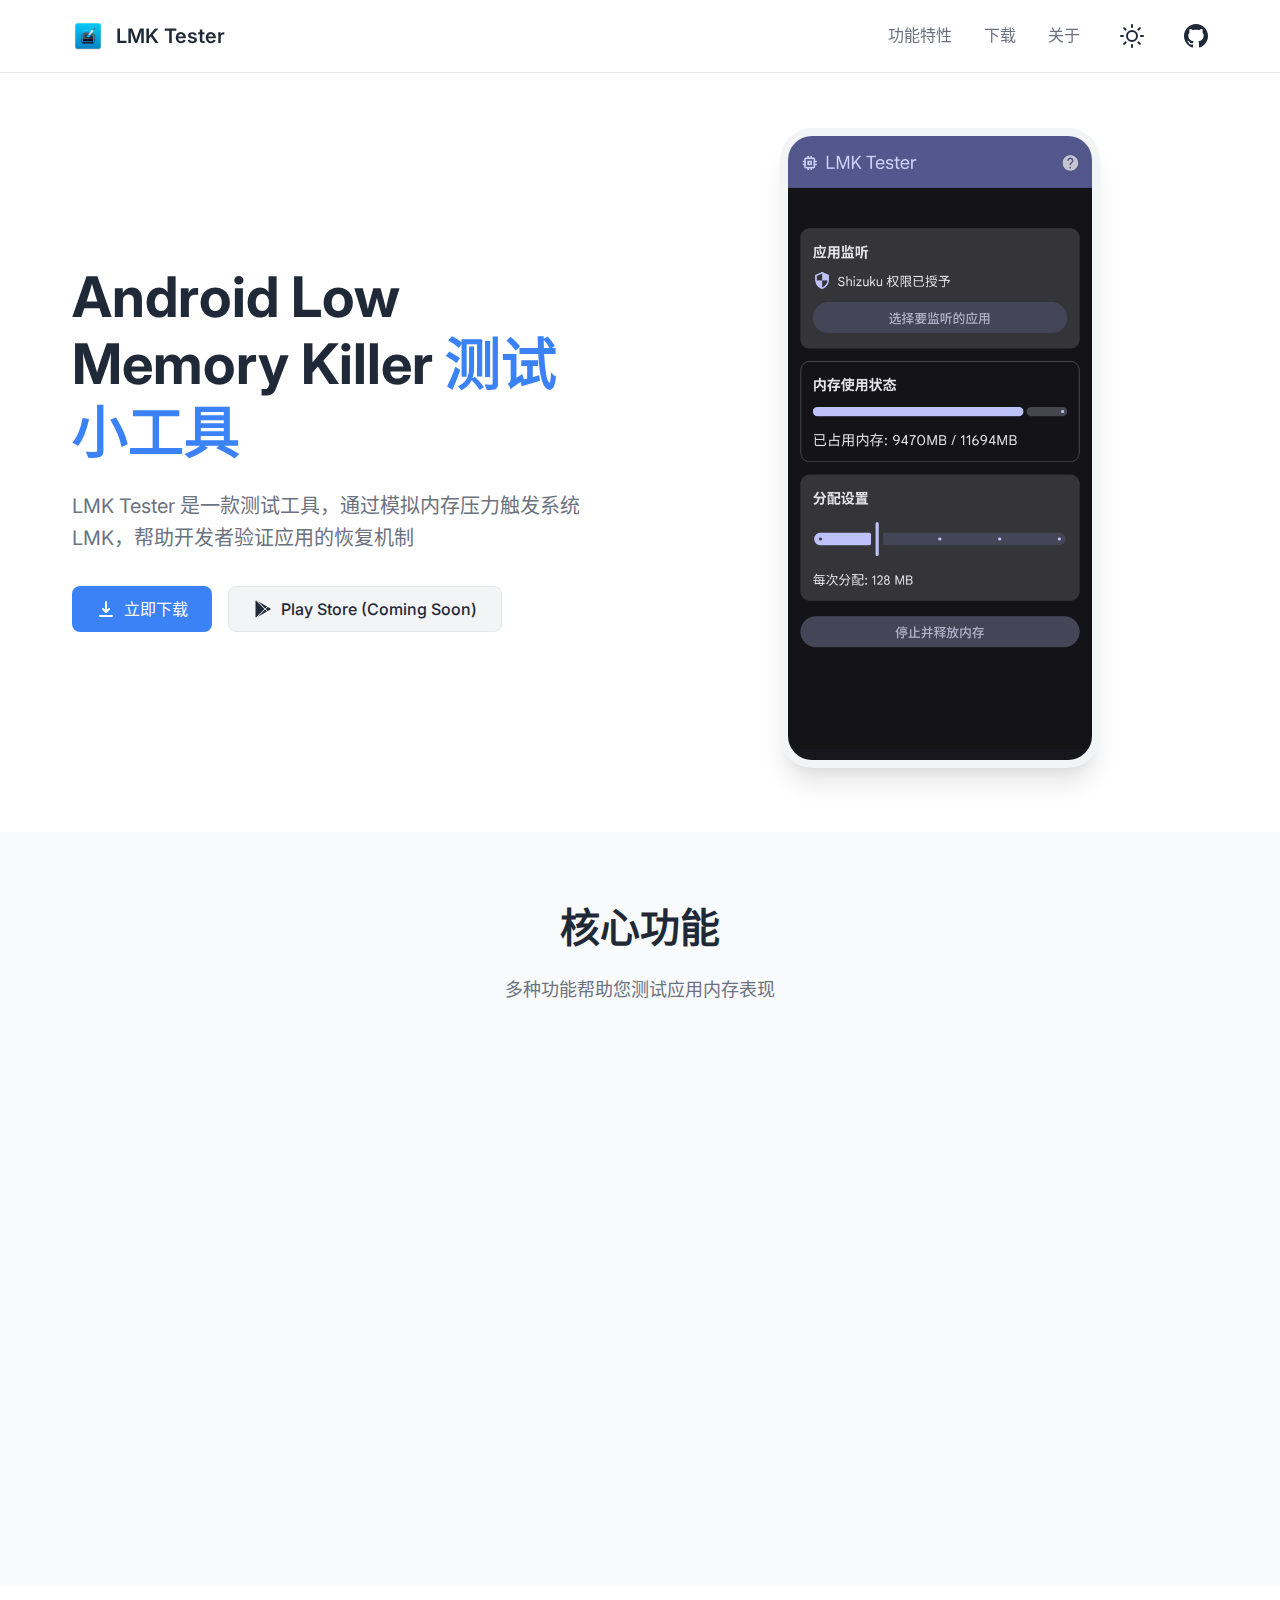
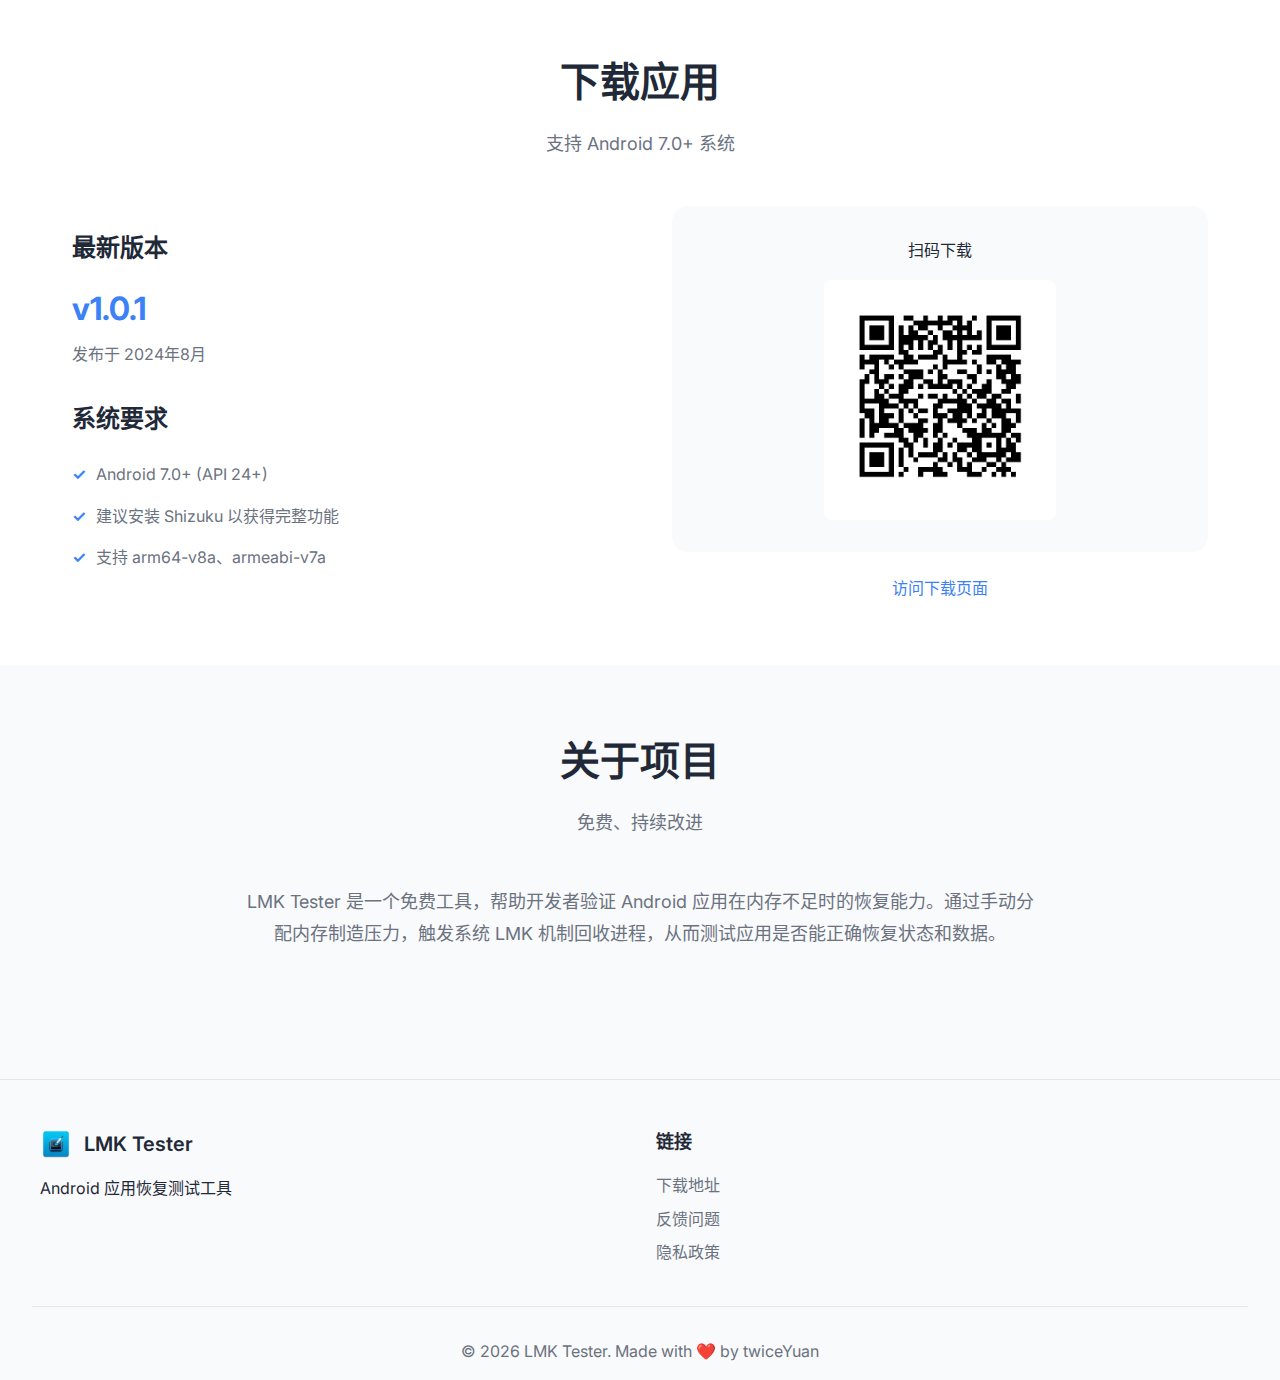
<file: docs/index.html>
<!DOCTYPE html>
<html lang="zh-CN">
<head>
    <meta charset="UTF-8">
    <meta name="viewport" content="width=device-width, initial-scale=1.0">
    <title id="page-title">LMK Tester - Android 应用恢复测试工具</title>
    <meta name="description" id="page-description" content="通过模拟内存压力触发 LMK，验证 Android 应用在被系统回收后的恢复能力">
    <link rel="icon" type="image/webp" href="ic_launcher.webp">
    <link rel="icon" type="image/png" href="ic_launcher.webp">
    <link rel="apple-touch-icon" href="ic_launcher.webp">
    <link rel="stylesheet" href="styles.css">
    <link rel="preconnect" href="https://fonts.googleapis.com">
    <link rel="preconnect" href="https://fonts.gstatic.com" crossorigin>
    <link href="https://fonts.googleapis.com/css2?family=Inter:wght@300;400;500;600;700&display=swap" rel="stylesheet">
    <script src="content-config.js"></script>
</head>
<body>
    <!-- Navigation -->
    <nav class="nav">
        <div class="nav-container">
            <div class="nav-logo">
                <img src="ic_launcher.webp" alt="LMK Tester" class="app-icon">
                <span id="nav-logo">LMK Tester</span>
            </div>
            <button class="mobile-menu-btn" id="mobile-menu-btn" aria-label="菜单">
                <span></span>
                <span></span>
                <span></span>
            </button>
            <div class="nav-links" id="nav-links">
                <a href="#features" id="nav-features">功能特性</a>
                <a href="#download" id="nav-download">下载</a>
                <a href="#about" id="nav-about">关于</a>
                <button id="theme-toggle" class="theme-toggle" aria-label="切换主题">
                    <svg class="sun-icon" width="24" height="24" viewBox="0 0 24 24" fill="none">
                        <circle cx="12" cy="12" r="5" stroke="currentColor" stroke-width="2"/>
                        <line x1="12" y1="1" x2="12" y2="3" stroke="currentColor" stroke-width="2" stroke-linecap="round"/>
                        <line x1="12" y1="21" x2="12" y2="23" stroke="currentColor" stroke-width="2" stroke-linecap="round"/>
                        <line x1="4.22" y1="4.22" x2="5.64" y2="5.64" stroke="currentColor" stroke-width="2" stroke-linecap="round"/>
                        <line x1="18.36" y1="18.36" x2="19.78" y2="19.78" stroke="currentColor" stroke-width="2" stroke-linecap="round"/>
                        <line x1="1" y1="12" x2="3" y2="12" stroke="currentColor" stroke-width="2" stroke-linecap="round"/>
                        <line x1="21" y1="12" x2="23" y2="12" stroke="currentColor" stroke-width="2" stroke-linecap="round"/>
                        <line x1="4.22" y1="19.78" x2="5.64" y2="18.36" stroke="currentColor" stroke-width="2" stroke-linecap="round"/>
                        <line x1="18.36" y1="5.64" x2="19.78" y2="4.22" stroke="currentColor" stroke-width="2" stroke-linecap="round"/>
                    </svg>
                    <svg class="moon-icon" width="24" height="24" viewBox="0 0 24 24" fill="none" style="display: none;">
                        <path d="M21 12.79A9 9 0 1 1 11.21 3 7 7 0 0 0 21 12.79z" stroke="currentColor" stroke-width="2" stroke-linecap="round" stroke-linejoin="round"/>
                    </svg>
                </button>
                <a href="https://github.com/twiceyuan/lmk-tester-docs" target="_blank" class="github-link">
                    <svg width="24" height="24" viewBox="0 0 24 24" fill="currentColor">
                        <path d="M12 0c-6.626 0-12 5.373-12 12 0 5.302 3.438 9.8 8.207 11.387.599.111.793-.261.793-.577v-2.234c-3.338.726-4.033-1.416-4.033-1.416-.546-1.387-1.333-1.756-1.333-1.756-1.089-.745.083-.729.083-.729 1.205.084 1.839 1.237 1.839 1.237 1.07 1.834 2.807 1.304 3.492.997.107-.775.418-1.305.762-1.604-2.665-.305-5.467-1.334-5.467-5.931 0-1.311.469-2.381 1.236-3.221-.124-.303-.535-1.524.117-3.176 0 0 1.008-.322 3.301 1.23.957-.266 1.983-.399 3.003-.404 1.02.005 2.047.138 3.006.404 2.291-1.552 3.297-1.23 3.297-1.23.653 1.653.242 2.874.118 3.176.77.84 1.235 1.911 1.235 3.221 0 4.609-2.807 5.624-5.479 5.921.43.372.823 1.102.823 2.222v3.293c0 .319.192.694.801.576 4.765-1.589 8.199-6.086 8.199-11.386 0-6.627-5.373-12-12-12z"/>
                    </svg>
                </a>
            </div>
        </div>
    </nav>

    <!-- Hero Section -->
    <section class="hero">
        <div class="hero-content">
            <h1 class="hero-title">
                <span id="hero-title-line1">验证 Android 应用的</span>
                <span class="highlight" id="hero-title-highlight">内存恢复</span>
            </h1>
            <p class="hero-subtitle" id="hero-subtitle">
                LMK Tester 是一款测试工具，通过模拟内存压力触发系统 LMK，帮助开发者验证应用的恢复机制
            </p>
            <div class="hero-buttons">
                <a href="#download" class="btn btn-primary">
                    <svg width="20" height="20" viewBox="0 0 20 20" fill="currentColor">
                        <path fill-rule="evenodd" d="M3 17a1 1 0 011-1h12a1 1 0 110 2H4a1 1 0 01-1-1zm3.293-7.707a1 1 0 011.414 0L9 10.586V3a1 1 0 112 0v7.586l1.293-1.293a1 1 0 111.414 1.414l-3 3a1 1 0 01-1.414 0l-3-3a1 1 0 010-1.414z" clip-rule="evenodd"/>
                    </svg>
                    <span id="hero-btn-download">立即下载</span>
                </a>
                <a href="#" class="btn btn-secondary" id="hero-btn-source-link" onclick="return false;">
                    <svg width="20" height="20" viewBox="0 0 24 24" fill="currentColor">
                        <path d="M3.609 1.814L13.792 12 3.61 22.186a.996.996 0 0 1-.61-.92V2.734a1 1 0 0 1 .609-.92zm10.89 10.893l2.302 2.302-10.937 6.333 8.635-8.635zm3.199-3.198l2.807 1.626a1 1 0 0 1 0 1.73l-2.808 1.626L15.206 12l2.492-2.491zM5.864 2.658L16.8 8.99l-2.3 2.302-8.637-8.635z"/>
                    </svg>
                    <span id="hero-btn-source">Play Store (Coming Soon)</span>
                </a>
            </div>
        </div>
        <div class="hero-image">
            <div class="phone-mockup">
                <div class="phone-screen">
                    <img src="screenshots/screenshot_1.png" id="app-screenshot" alt="LMK Tester 应用截图" class="app-screenshot">
                </div>
            </div>
        </div>
    </section>

    <!-- Features Section -->
    <section id="features" class="features">
        <div class="section-header">
            <h2 id="features-title">核心功能</h2>
            <p id="features-subtitle">多种功能帮助您测试应用内存表现</p>
        </div>
        <div class="features-grid">
            <div class="feature-card">
                <div class="feature-icon">
                    <svg width="48" height="48" viewBox="0 0 48 48" fill="none">
                        <rect x="8" y="8" width="32" height="32" rx="8" stroke="#3B82F6" stroke-width="2"/>
                        <path d="M16 20L24 28L32 20" stroke="#3B82F6" stroke-width="2" stroke-linecap="round" stroke-linejoin="round"/>
                    </svg>
                </div>
                <h3 class="feature-title">灵活的内存分配</h3>
                <p class="feature-desc">支持 1MB 到 512MB 的内存块分配，精确控制内存压力测试</p>
            </div>
            <div class="feature-card">
                <div class="feature-icon">
                    <svg width="48" height="48" viewBox="0 0 48 48" fill="none">
                        <circle cx="24" cy="24" r="12" stroke="#3B82F6" stroke-width="2"/>
                        <path d="M24 16V24L28 28" stroke="#3B82F6" stroke-width="2" stroke-linecap="round" stroke-linejoin="round"/>
                    </svg>
                </div>
                <h3 class="feature-title">实时监控</h3>
                <p class="feature-desc">实时显示内存使用状况，随时掌握系统内存状态</p>
            </div>
            <div class="feature-card">
                <div class="feature-icon">
                    <svg width="48" height="48" viewBox="0 0 48 48" fill="none">
                        <path d="M24 8L32 16L24 24L16 16L24 8Z" fill="#3B82F6"/>
                        <path d="M24 24L32 32L24 40L16 32L24 24Z" fill="#3B82F6"/>
                    </svg>
                </div>
                <h3 class="feature-title">应用监听</h3>
                <p class="feature-desc">集成 Shizuku 框架，支持监听和启动其他应用，测试多应用场景</p>
            </div>
            <div class="feature-card">
                <div class="feature-icon">
                    <svg width="48" height="48" viewBox="0 0 48 48" fill="none">
                        <rect x="12" y="12" width="24" height="24" rx="4" stroke="#3B82F6" stroke-width="2"/>
                        <circle cx="24" cy="24" r="6" stroke="#3B82F6" stroke-width="2"/>
                    </svg>
                </div>
                <h3 class="feature-title">溢出保护</h3>
                <p class="feature-desc">检测内存溢出风险，提供提醒和恢复机制</p>
            </div>
        </div>
    </section>

    <!-- Download Section -->
    <section id="download" class="download">
        <div class="section-header">
            <h2 id="download-title">下载应用</h2>
            <p id="download-subtitle">支持 Android 7.0+ 系统</p>
        </div>
        <div class="download-content">
            <div class="download-info">
                <div class="version-info">
                    <h3 id="version-title">最新版本</h3>
                    <div class="version" id="version-number">v1.0.1</div>
                    <p class="release-date" id="version-date">发布于 2024年8月</p>
                </div>
                <div class="requirements">
                    <h3 id="requirements-title">系统要求</h3>
                    <ul id="requirements-list">
                        <li>Android 7.0+ (API 24+)</li>
                        <li>建议安装 Shizuku 以获得完整功能</li>
                        <li>支持 arm64-v8a、armeabi-v7a</li>
                    </ul>
                </div>
            </div>
            <div class="download-qr">
                <div class="qr-placeholder">
                    <p id="qr-scan-text">扫码下载</p>
                    <div class="qr-code">
                        <img src="qrcode.png" alt="下载二维码" width="200" height="200">
                    </div>
                </div>
                <a href="https://github.com/twiceyuan/lmk-tester-docs/releases/latest" class="download-link" id="download-link-text">
                    访问下载页面
                </a>
            </div>
        </div>
    </section>

    <!-- About Section -->
    <section id="about" class="about">
        <div class="section-header">
            <h2 id="about-title">关于项目</h2>
            <p id="about-subtitle">免费、持续改进</p>
        </div>
        <div class="about-content">
            <div class="about-text">
                <p id="about-desc-1">LMK Tester 是一个免费工具，帮助开发者验证 Android 应用在内存不足时的恢复能力。通过手动分配内存制造压力，触发系统 LMK 机制回收进程，从而测试应用是否能正确恢复状态和数据。</p>
                <br>
              </div>
        </div>
    </section>

    <!-- Footer -->
    <footer class="footer">
        <div class="footer-content">
            <div class="footer-section">
                <div class="footer-logo">
                    <img src="ic_launcher.webp" alt="LMK Tester" class="app-icon">
                    <span id="footer-logo-name">LMK Tester</span>
                </div>
                <p id="footer-logo-desc">Android 应用恢复测试工具</p>
            </div>
            <div class="footer-section">
                <h4 id="footer-links-title">链接</h4>
                <ul id="footer-links-list">
                        <li><a href="https://github.com/twiceyuan/lmk-tester-docs/releases/latest" target="_blank">下载地址</a></li>
                    <li><a href="https://github.com/twiceyuan/lmk-tester-docs/issues" target="_blank">反馈问题</a></li>
                    <li><a href="privacy-policy.html" target="_blank">隐私政策</a></li>
                </ul>
            </div>
          </div>
        <div class="footer-bottom">
            <p id="footer-copyright">&copy; 2024 LMK Tester. Made with ❤️ by <a href="https://yuanis.me" target="_blank" style="color: inherit; text-decoration: none;">twiceYuan</a></p>
        </div>
    </footer>

    <script src="script.js"></script>
</body>
</html>
</file>
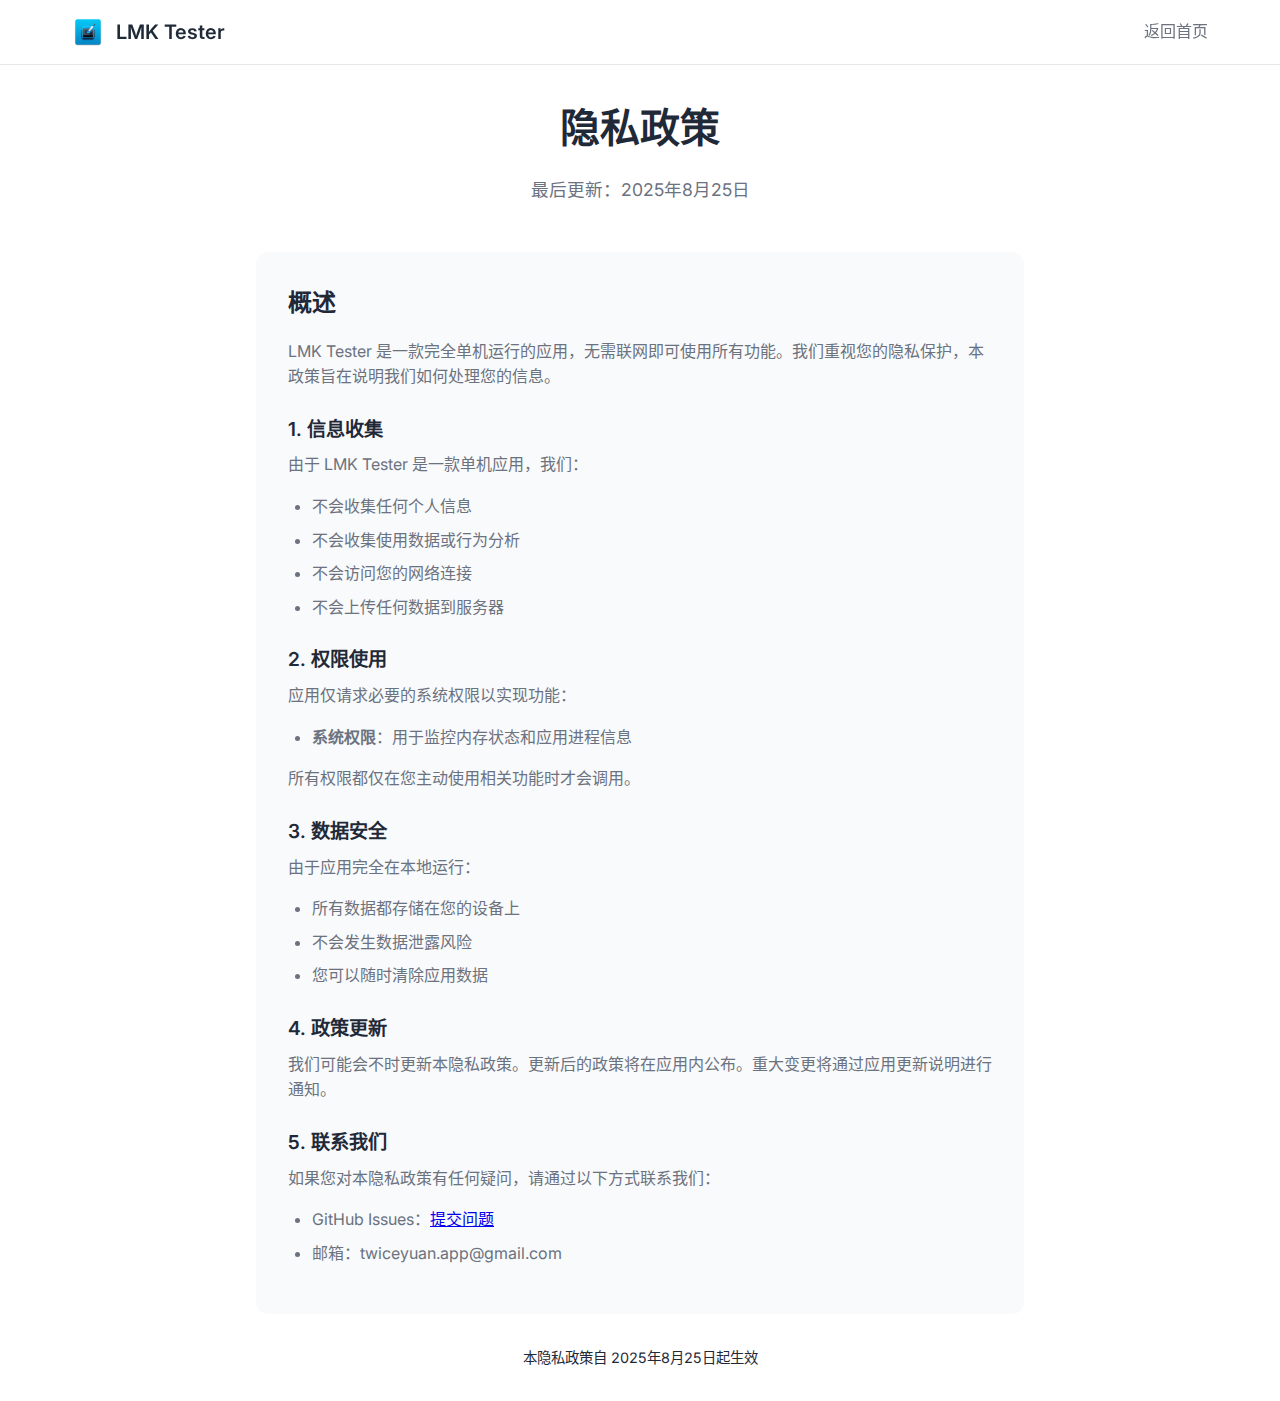
<file: docs/privacy-policy.html>
<!DOCTYPE html>
<html lang="zh-CN">
<head>
    <meta charset="UTF-8">
    <meta name="viewport" content="width=device-width, initial-scale=1.0">
    <title>隐私政策 - LMK Tester</title>
    <link rel="icon" type="image/webp" href="ic_launcher.webp">
    <link rel="stylesheet" href="styles.css">
    <link rel="preconnect" href="https://fonts.googleapis.com">
    <link rel="preconnect" href="https://fonts.gstatic.com" crossorigin>
    <link href="https://fonts.googleapis.com/css2?family=Inter:wght@300;400;500;600;700&display=swap" rel="stylesheet">
    <style>
        .privacy-container {
            max-width: 800px;
            margin: 0 auto;
            padding: 6rem 1rem 2rem;
        }
        .privacy-header {
            text-align: center;
            margin-bottom: 3rem;
        }
        .privacy-header h1 {
            font-size: 2.5rem;
            font-weight: 700;
            margin-bottom: 1rem;
            color: var(--text-primary);
        }
        .privacy-header p {
            font-size: 1.1rem;
            color: var(--text-secondary);
        }
        .privacy-content {
            background: var(--bg-secondary);
            border-radius: 12px;
            padding: 2rem;
            margin-bottom: 2rem;
        }
        .privacy-content h2 {
            font-size: 1.5rem;
            font-weight: 600;
            margin-bottom: 1rem;
            color: var(--text-primary);
        }
        .privacy-content h3 {
            font-size: 1.2rem;
            font-weight: 600;
            margin-top: 1.5rem;
            margin-bottom: 0.5rem;
            color: var(--text-primary);
        }
        .privacy-content p {
            line-height: 1.6;
            margin-bottom: 1rem;
            color: var(--text-secondary);
        }
        .privacy-content ul {
            margin-left: 1.5rem;
            margin-bottom: 1rem;
        }
        .privacy-content li {
            margin-bottom: 0.5rem;
            color: var(--text-secondary);
        }
        .last-updated {
            text-align: center;
            color: var(--text-tertiary);
            font-size: 0.9rem;
            margin-top: 2rem;
        }
        @media (max-width: 768px) {
            .privacy-container {
                padding: 1rem;
            }
            .privacy-header h1 {
                font-size: 2rem;
            }
            .privacy-content {
                padding: 1.5rem;
            }
        }
    </style>
</head>
<body>
    <!-- Navigation -->
    <nav class="nav">
        <div class="nav-container">
            <div class="nav-logo">
                <img src="ic_launcher.webp" alt="LMK Tester" class="app-icon">
                <span>LMK Tester</span>
            </div>
            <div class="nav-links">
                <a href="index.html">返回首页</a>
            </div>
        </div>
    </nav>

    <!-- Privacy Policy Content -->
    <div class="privacy-container">
        <div class="privacy-header">
            <h1>隐私政策</h1>
            <p>最后更新：2025年8月25日</p>
        </div>

        <div class="privacy-content">
            <h2>概述</h2>
            <p>LMK Tester 是一款完全单机运行的应用，无需联网即可使用所有功能。我们重视您的隐私保护，本政策旨在说明我们如何处理您的信息。</p>

            <h3>1. 信息收集</h3>
            <p>由于 LMK Tester 是一款单机应用，我们：</p>
            <ul>
                <li>不会收集任何个人信息</li>
                <li>不会收集使用数据或行为分析</li>
                <li>不会访问您的网络连接</li>
                <li>不会上传任何数据到服务器</li>
            </ul>

            <h3>2. 权限使用</h3>
            <p>应用仅请求必要的系统权限以实现功能：</p>
            <ul>
                <li><strong>系统权限</strong>：用于监控内存状态和应用进程信息</li>
            </ul>
            <p>所有权限都仅在您主动使用相关功能时才会调用。</p>

            <h3>3. 数据安全</h3>
            <p>由于应用完全在本地运行：</p>
            <ul>
                <li>所有数据都存储在您的设备上</li>
                <li>不会发生数据泄露风险</li>
                <li>您可以随时清除应用数据</li>
            </ul>

            <h3>4. 政策更新</h3>
            <p>我们可能会不时更新本隐私政策。更新后的政策将在应用内公布。重大变更将通过应用更新说明进行通知。</p>

            <h3>5. 联系我们</h3>
            <p>如果您对本隐私政策有任何疑问，请通过以下方式联系我们：</p>
            <ul>
                <li>GitHub Issues：<a href="https://github.com/twiceyuan/lmk-tester-docs/issues" target="_blank">提交问题</a></li>
                <li>邮箱：twiceyuan.app@gmail.com</li>
            </ul>
        </div>

        <div class="last-updated">
            <p>本隐私政策自 2025年8月25日起生效</p>
        </div>
    </div>

    <script>
        // 简单的主题切换支持
        if (localStorage.getItem('theme') === 'dark' || 
            (!localStorage.getItem('theme') && window.matchMedia('(prefers-color-scheme: dark)').matches)) {
            document.documentElement.setAttribute('data-theme', 'dark');
        }
    </script>
</body>
</html>
</file>
<file: docs/styles.css>
/* Reset and base styles */
* {
    margin: 0;
    padding: 0;
    box-sizing: border-box;
}

:root {
    --primary-color: #3B82F6;
    --primary-color-rgb: 59, 130, 246;
    --primary-dark: #2563EB;
    --text-primary: #1F2937;
    --text-secondary: #6B7280;
    --bg-primary: #FFFFFF;
    --bg-primary-rgb: 255, 255, 255;
    --bg-secondary: #F9FAFB;
    --bg-tertiary: #F3F4F6;
    --border-color: #E5E7EB;
    --shadow-sm: 0 1px 2px 0 rgba(0, 0, 0, 0.05);
    --shadow-md: 0 4px 6px -1px rgba(0, 0, 0, 0.1), 0 2px 4px -1px rgba(0, 0, 0, 0.06);
    --shadow-lg: 0 10px 15px -3px rgba(0, 0, 0, 0.1), 0 4px 6px -2px rgba(0, 0, 0, 0.05);
    --shadow-xl: 0 20px 25px -5px rgba(0, 0, 0, 0.1), 0 10px 10px -5px rgba(0, 0, 0, 0.04);
}

/* Dark mode colors */
[data-theme="dark"] {
    --primary-color: #60A5FA;
    --primary-color-rgb: 96, 165, 250;
    --primary-dark: #3B82F6;
    --text-primary: #F9FAFB;
    --text-secondary: #D1D5DB;
    --bg-primary: #111827;
    --bg-primary-rgb: 17, 24, 39;
    --bg-secondary: #1F2937;
    --bg-tertiary: #374151;
    --border-color: #374151;
    --shadow-sm: 0 1px 2px 0 rgba(0, 0, 0, 0.3);
    --shadow-md: 0 4px 6px -1px rgba(0, 0, 0, 0.4), 0 2px 4px -1px rgba(0, 0, 0, 0.3);
    --shadow-lg: 0 10px 15px -3px rgba(0, 0, 0, 0.4), 0 4px 6px -2px rgba(0, 0, 0, 0.3);
    --shadow-xl: 0 20px 25px -5px rgba(0, 0, 0, 0.4), 0 10px 10px -5px rgba(0, 0, 0, 0.3);
}

/* Smooth color transitions */
* {
    transition: background-color 0.3s ease, color 0.3s ease, border-color 0.3s ease, box-shadow 0.3s ease;
}

:root {
    --max-width: 1200px;
}

body {
    font-family: 'Inter', -apple-system, BlinkMacSystemFont, 'Segoe UI', Roboto, sans-serif;
    line-height: 1.6;
    color: var(--text-primary);
    background-color: var(--bg-primary);
    overflow-x: hidden;
}

/* Navigation */
.nav {
    position: fixed;
    top: 0;
    width: 100%;
    background: rgba(var(--bg-primary-rgb), 0.95);
    backdrop-filter: blur(10px);
    border-bottom: 1px solid var(--border-color);
    z-index: 1000;
    transition: all 0.3s ease;
}

.nav-container {
    max-width: var(--max-width);
    margin: 0 auto;
    padding: 1rem 2rem;
    display: flex;
    justify-content: space-between;
    align-items: center;
}

.nav-logo {
    display: flex;
    align-items: center;
    gap: 0.75rem;
    font-size: 1.25rem;
    font-weight: 600;
    color: var(--text-primary);
    text-decoration: none;
}

.app-icon {
    width: 32px;
    height: 32px;
    border-radius: 8px;
}

.nav-links {
    display: flex;
    align-items: center;
    gap: 2rem;
}

.nav-links a {
    color: var(--text-secondary);
    text-decoration: none;
    font-weight: 500;
    transition: color 0.3s ease;
}

.nav-links a:hover {
    color: var(--primary-color);
}

.github-link {
    color: var(--text-primary) !important;
    display: flex;
    align-items: center;
}

.theme-toggle {
    background: none;
    border: none;
    color: var(--text-primary);
    cursor: pointer;
    padding: 0.5rem;
    border-radius: 0.5rem;
    display: flex;
    align-items: center;
    justify-content: center;
    transition: all 0.3s ease;
}

.theme-toggle:hover {
    background-color: var(--bg-tertiary);
    transform: rotate(15deg);
}

.theme-toggle svg {
    transition: opacity 0.3s ease, transform 0.3s ease;
}

/* Mobile menu button */
.mobile-menu-btn {
    display: none;
    background: none;
    border: none;
    cursor: pointer;
    padding: 0.5rem;
    width: 40px;
    height: 40px;
    position: relative;
}

.mobile-menu-btn span {
    width: 24px;
    height: 2px;
    background-color: var(--text-primary);
    transition: all 0.3s ease;
    border-radius: 2px;
    position: absolute;
    left: 50%;
    transform: translateX(-50%);
}

.mobile-menu-btn span:nth-child(1) {
    top: 50%;
    margin-top: -8px;
}

.mobile-menu-btn span:nth-child(2) {
    top: 50%;
    margin-top: -1px;
}

.mobile-menu-btn span:nth-child(3) {
    top: 50%;
    margin-top: 6px;
}

.mobile-menu-btn.active span:nth-child(1) {
    top: 50%;
    margin-top: -1px;
    transform: translateX(-50%) rotate(45deg);
}

.mobile-menu-btn.active span:nth-child(2) {
    opacity: 0;
}

.mobile-menu-btn.active span:nth-child(3) {
    top: 50%;
    margin-top: -1px;
    transform: translateX(-50%) rotate(-45deg);
}

/* Hero Section */
.hero {
    padding: 8rem 2rem 4rem;
    max-width: var(--max-width);
    margin: 0 auto;
    display: grid;
    grid-template-columns: 1fr 1fr;
    gap: 4rem;
    align-items: center;
    min-height: 90vh;
}

.hero-content {
    animation: fadeInUp 0.8s ease-out;
}

.hero-title {
    font-size: 3.5rem;
    font-weight: 700;
    line-height: 1.2;
    margin-bottom: 1.5rem;
    color: var(--text-primary);
}

.highlight {
    color: var(--primary-color);
    position: relative;
}

.highlight::after {
    content: '';
    position: absolute;
    bottom: 0;
    left: 0;
    width: 100%;
    height: 8px;
    background-color: var(--primary-color);
    opacity: 0.2;
    border-radius: 4px;
}

.hero-subtitle {
    font-size: 1.25rem;
    color: var(--text-secondary);
    margin-bottom: 2rem;
    line-height: 1.6;
}

.hero-buttons {
    display: flex;
    gap: 1rem;
    flex-wrap: wrap;
}

.btn {
    display: inline-flex;
    align-items: center;
    gap: 0.5rem;
    padding: 0.75rem 1.5rem;
    border-radius: 0.5rem;
    font-weight: 500;
    text-decoration: none;
    transition: background-color 0.3s ease, transform 0.2s ease, box-shadow 0.2s ease;
    cursor: pointer;
    border: none;
    font-size: 1rem;
    line-height: 1;
    height: auto;
}

.btn-primary {
    background-color: var(--primary-color);
    color: var(--bg-primary);
}

.btn-primary:hover {
    background-color: var(--primary-dark);
    transform: translateY(-1px);
    box-shadow: var(--shadow-md);
}

.btn-primary:active {
    transform: translateY(0);
    box-shadow: var(--shadow-sm);
}

.btn-secondary {
    background-color: var(--bg-tertiary);
    color: var(--text-primary);
    border: 1px solid var(--border-color);
}

.btn-secondary:hover {
    background-color: var(--border-color);
}

/* Hero Image */
.hero-image {
    display: flex;
    justify-content: center;
    align-items: center;
    animation: fadeIn 1s ease-out 0.3s both;
}

.phone-mockup {
    width: 320px;
    height: 640px;
    background: var(--bg-tertiary);
    border-radius: 2rem;
    padding: 0.5rem;
    box-shadow: var(--shadow-xl);
    position: relative;
}

.phone-screen {
    width: 100%;
    height: 100%;
    background: var(--bg-primary);
    border-radius: 1.5rem;
    overflow: hidden;
    position: relative;
}

.app-preview {
    padding: 2rem;
    background: var(--bg-tertiary);
    height: 100%;
    display: flex;
    flex-direction: column;
    justify-content: center;
}

.memory-bar {
    width: 100%;
    height: 24px;
    background: var(--bg-secondary);
    border-radius: 12px;
    overflow: hidden;
    margin-bottom: 2rem;
}

.memory-used {
    height: 100%;
    background: linear-gradient(90deg, var(--primary-color) 0%, var(--primary-dark) 100%);
    border-radius: 12px;
    transition: width 0.3s ease;
}

.app-stats {
    display: flex;
    justify-content: space-between;
    color: var(--text-primary);
    font-size: 1.125rem;
}

.stat {
    background: rgba(var(--primary-color-rgb), 0.2);
    padding: 0.5rem 1rem;
    border-radius: 0.5rem;
    border: 1px solid var(--primary-color);
}

.app-screenshot {
    width: 100%;
    height: 100%;
    object-fit: cover;
    display: block;
}

/* Features Section */
.features {
    padding: 4rem 2rem;
    background-color: var(--bg-secondary);
}

.section-header {
    text-align: center;
    max-width: 600px;
    margin: 0 auto 3rem;
}

.section-header h2 {
    font-size: 2.5rem;
    font-weight: 700;
    margin-bottom: 1rem;
    color: var(--text-primary);
}

.section-header p {
    font-size: 1.125rem;
    color: var(--text-secondary);
}

.features-grid {
    max-width: var(--max-width);
    margin: 0 auto;
    display: grid;
    grid-template-columns: repeat(auto-fit, minmax(280px, 1fr));
    gap: 2rem;
}

.feature-card {
    background: var(--bg-primary);
    padding: 2rem;
    border-radius: 1rem;
    box-shadow: var(--shadow-sm);
    transition: all 0.3s ease;
    text-align: center;
}

.feature-card:hover {
    transform: translateY(-4px);
    box-shadow: var(--shadow-md);
}

.feature-icon {
    margin-bottom: 1.5rem;
    display: flex;
    justify-content: center;
}

.feature-card h3 {
    font-size: 1.25rem;
    font-weight: 600;
    margin-bottom: 0.75rem;
    color: var(--text-primary);
}

.feature-card p {
    color: var(--text-secondary);
    line-height: 1.6;
}

/* Download Section */
.download {
    padding: 4rem 2rem;
    max-width: var(--max-width);
    margin: 0 auto;
}

.download-content {
    display: grid;
    grid-template-columns: 1fr 1fr;
    gap: 4rem;
    align-items: center;
}

.version-info h3,
.requirements h3 {
    font-size: 1.5rem;
    font-weight: 600;
    margin-bottom: 1rem;
    color: var(--text-primary);
}

.version {
    font-size: 2rem;
    font-weight: 700;
    color: var(--primary-color);
    margin-bottom: 0.5rem;
}

.release-date {
    color: var(--text-secondary);
    margin-bottom: 2rem;
}

.requirements ul {
    list-style: none;
    padding: 0;
}

.requirements li {
    padding: 0.5rem 0;
    color: var(--text-secondary);
    position: relative;
    padding-left: 1.5rem;
}

.requirements li::before {
    content: '✓';
    position: absolute;
    left: 0;
    color: var(--primary-color);
    font-weight: bold;
}

.download-qr {
    text-align: center;
}

.qr-placeholder {
    background: var(--bg-secondary);
    padding: 2rem;
    border-radius: 1rem;
    margin-bottom: 1.5rem;
}

.qr-placeholder p {
    margin-bottom: 1rem;
    font-weight: 500;
    color: var(--text-primary);
}

.qr-code {
    background: white;
    padding: 1rem;
    border-radius: 0.5rem;
    display: inline-block;
}

[data-theme="dark"] .qr-code {
    background: white;
}

.download-link {
    color: var(--primary-color);
    text-decoration: none;
    font-weight: 500;
    transition: color 0.3s ease;
}

.download-link:hover {
    color: var(--primary-dark);
    text-decoration: underline;
}

/* About Section */
.about {
    padding: 4rem 2rem;
    background-color: var(--bg-secondary);
}

.about-content {
    max-width: 800px;
    margin: 0 auto;
    text-align: center;
}

.about-text {
    font-size: 1.125rem;
    line-height: 1.8;
    color: var(--text-secondary);
    margin-bottom: 2rem;
}


/* Footer */
.footer {
    background-color: var(--bg-secondary);
    color: var(--text-primary);
    padding: 3rem 2rem 1rem;
    border-top: 1px solid var(--border-color);
}

.footer-content {
    max-width: var(--max-width);
    margin: 0 auto;
    display: grid;
    grid-template-columns: repeat(auto-fit, minmax(250px, 1fr));
    gap: 2rem;
    margin-bottom: 2rem;
}

.footer-section h4 {
    font-size: 1.125rem;
    margin-bottom: 1rem;
    color: var(--text-primary);
}

.footer-section ul {
    list-style: none;
    padding: 0;
}

.footer-section ul li {
    margin-bottom: 0.5rem;
}

.footer-section ul li a {
    color: var(--text-secondary);
    text-decoration: none;
    transition: color 0.3s ease;
}

.footer-section ul li a:hover {
    color: var(--primary-color);
}

.footer-logo {
    display: flex;
    align-items: center;
    gap: 0.75rem;
    font-size: 1.25rem;
    font-weight: 600;
    margin-bottom: 1rem;
}

.footer-bottom {
    text-align: center;
    padding-top: 2rem;
    border-top: 1px solid var(--border-color);
    color: var(--text-secondary);
}

/* Animations */
@keyframes fadeInUp {
    from {
        opacity: 0;
        transform: translateY(30px);
    }
    to {
        opacity: 1;
        transform: translateY(0);
    }
}

@keyframes fadeIn {
    from {
        opacity: 0;
    }
    to {
        opacity: 1;
    }
}

/* Responsive Design */
@media (max-width: 768px) {
    .mobile-menu-btn {
        display: flex;
    }
    
    .nav-links {
        position: fixed;
        top: 100%;
        left: 0;
        right: 0;
        background: var(--bg-primary);
        border-top: 1px solid var(--border-color);
        flex-direction: column;
        padding: 2rem;
        gap: 1.5rem;
        box-shadow: var(--shadow-lg);
        opacity: 0;
        visibility: hidden;
        transform: translateY(-20px);
        transition: all 0.3s ease;
    }
    
    .nav-links.active {
        top: calc(100% + 1px);
        opacity: 1;
        visibility: visible;
        transform: translateY(0);
    }
    
    .nav-container {
        padding: 1rem 1.5rem;
    }
    
    .hero {
        grid-template-columns: 1fr;
        text-align: center;
        padding: 6rem 1rem 4rem;
        gap: 2rem;
    }

    .hero-title {
        font-size: 2.5rem;
    }

    .hero-buttons {
        justify-content: center;
    }

    .phone-mockup {
        width: 280px;
        height: 560px;
        transform: rotate(0);
    }

    .download-content {
        grid-template-columns: 1fr;
        gap: 2rem;
    }

    .features-grid {
        grid-template-columns: 1fr;
    }

    .section-header h2 {
        font-size: 2rem;
    }
}

@media (max-width: 480px) {
    .nav-container {
        padding: 0.75rem;
    }
    
    .nav-logo {
        font-size: 1.125rem;
    }
    
    .app-icon {
        width: 28px;
        height: 28px;
    }
    
    .nav-links {
        padding: 1.5rem;
        gap: 1rem;
    }

    .hero-title {
        font-size: 2rem;
    }

    .hero-subtitle {
        font-size: 1rem;
    }

    .btn {
        padding: 0.625rem 1.25rem;
        font-size: 0.875rem;
    }

    .phone-mockup {
        width: 240px;
        height: 480px;
    }
}

/* Smooth Scrolling */
html {
    scroll-behavior: smooth;
}

/* Navigation scroll effect */
.nav.scrolled {
    box-shadow: var(--shadow-md);
}

/* Ripple effect */
.btn {
    position: relative;
    overflow: hidden;
}

.ripple {
    position: absolute;
    border-radius: 50%;
    background-color: rgba(255, 255, 255, 0.6);
    transform: scale(0);
    animation: ripple-animation 0.6s ease-out;
    pointer-events: none;
}

@keyframes ripple-animation {
    to {
        transform: scale(4);
        opacity: 0;
    }
}
</file>
